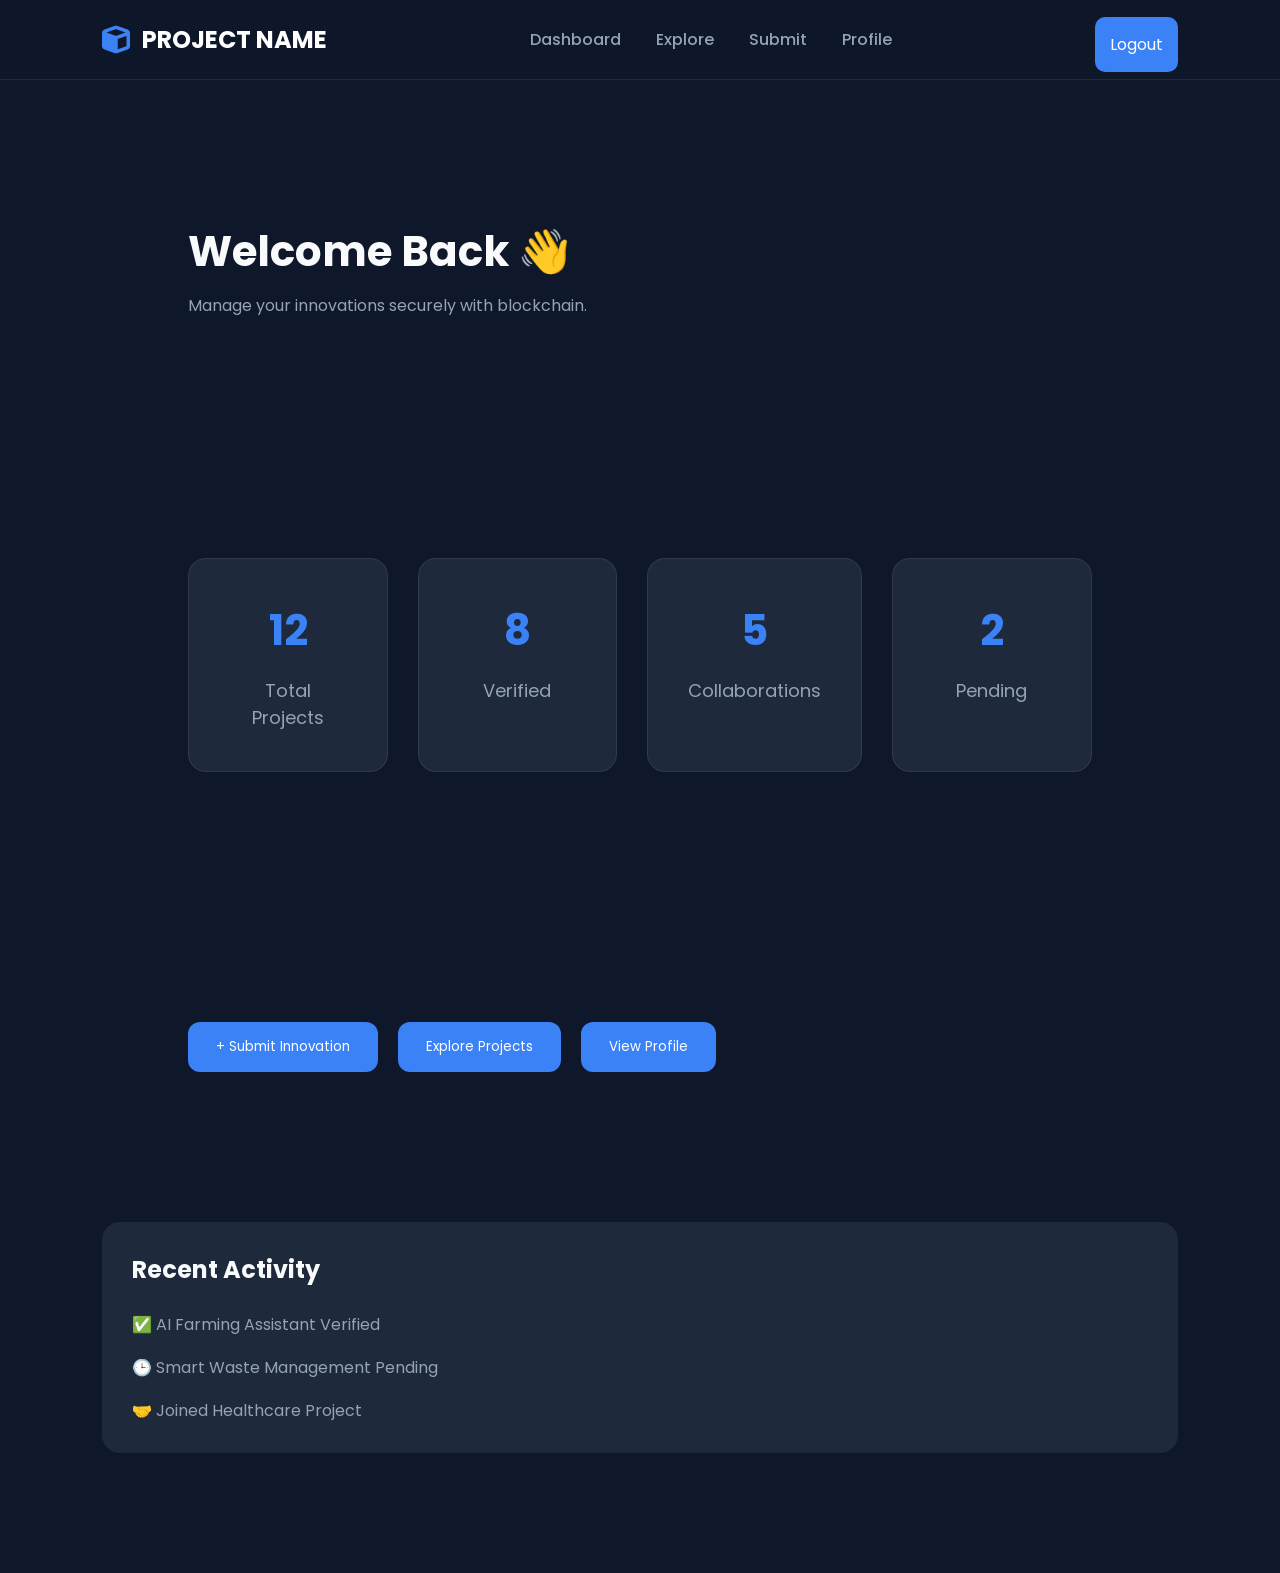
<file: dashboard.html>
<!DOCTYPE html>
<html lang="en">

<head>

    <meta charset="UTF-8">
    <meta name="viewport" content="width=device-width, initial-scale=1.0">

    <title>Dashboard</title>

    <link rel="preconnect" href="https://fonts.googleapis.com">
    <link rel="preconnect" href="https://fonts.gstatic.com" crossorigin>

    <link href="https://fonts.googleapis.com/css2?family=Poppins:wght@300;400;500;600;700&display=swap" rel="stylesheet">

    <link rel="stylesheet" href="https://cdnjs.cloudflare.com/ajax/libs/font-awesome/6.7.2/css/all.min.css">

<link rel="stylesheet" href="style.css">

</head>

<body>

<header>

<nav class="navbar">

<div class="logo">

<i class="fa-solid fa-cube"></i>

<h2>PROJECT NAME</h2>

</div>

<ul class="nav-links">

<li><a href="index.html">Dashboard</a></li>
<li><a href="explore.html">Explore</a></li>
<li><a href="submit.html">Submit</a></li>
<li><a href="profile.html">Profile</a></li>

</ul>

<div class="nav-buttons">

<button class="login-btn">Logout</button>

</div>

</nav>

</header>

<main class="dashboard">

<section class="welcome">

<h1>Welcome Back 👋</h1>

<p>Manage your innovations securely with blockchain.</p>

</section>

<section class="stats">

<div class="stat-card">
<h2>12</h2>
<p>Total Projects</p>
</div>

<div class="stat-card">
<h2>8</h2>
<p>Verified</p>
</div>

<div class="stat-card">
<h2>5</h2>
<p>Collaborations</p>
</div>

<div class="stat-card">
<h2>2</h2>
<p>Pending</p>
</div>

</section>

<section class="actions">

<button>+ Submit Innovation</button>

<button>Explore Projects</button>

<button>View Profile</button>

</section>

<section class="recent">

<h2>Recent Activity</h2>

<div class="activity">

<p>✅ AI Farming Assistant Verified</p>

<p>🕒 Smart Waste Management Pending</p>

<p>🤝 Joined Healthcare Project</p>

</div>

</section>

</main>

</body>

</html>
</file>
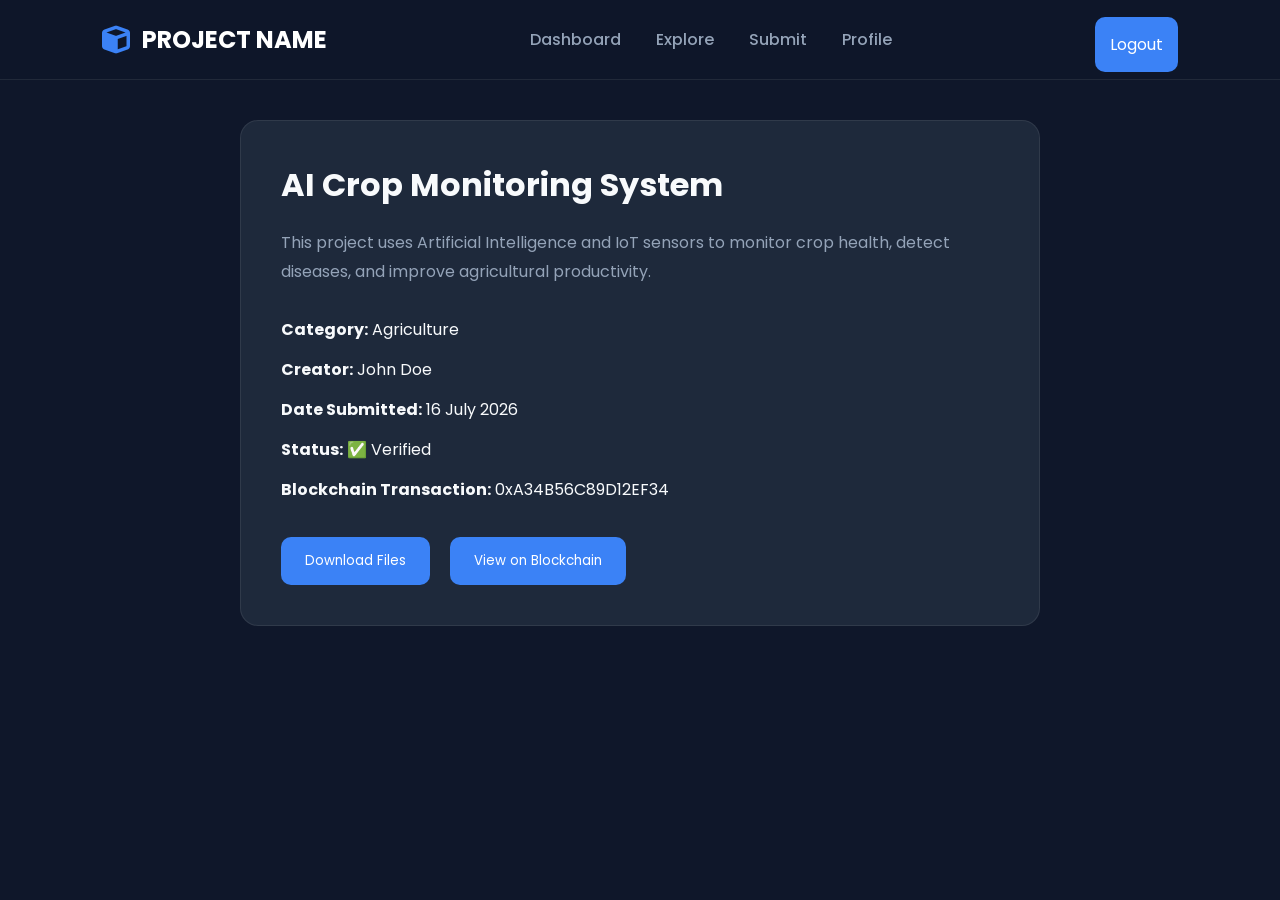
<file: details.html>
<!DOCTYPE html>
<html lang="en">

<head>

<meta charset="UTF-8">
<meta name="viewport" content="width=device-width, initial-scale=1.0">

<title>Innovation Details</title>

<link rel="preconnect" href="https://fonts.googleapis.com">
<link rel="preconnect" href="https://fonts.gstatic.com" crossorigin>

<link href="https://fonts.googleapis.com/css2?family=Poppins:wght@300;400;500;600;700&display=swap" rel="stylesheet">

<link rel="stylesheet" href="https://cdnjs.cloudflare.com/ajax/libs/font-awesome/6.7.2/css/all.min.css">
<link rel="stylesheet" href="style.css">

</head>

<body>

<header>

<nav class="navbar">

<div class="logo">

<i class="fa-solid fa-cube"></i>

<h2>PROJECT NAME</h2>

</div>

<ul class="nav-links">

<li><a href="index.html">Dashboard</a></li>
<li><a href="explore.html">Explore</a></li>
<li><a href="submit.html">Submit</a></li>
<li><a href="profile.html">Profile</a></li>

</ul>

<div class="nav-buttons">

<button class="login-btn">Logout</button>

</div>

</nav>

</header>

<main class="details-page">

<div class="details-card">

<h1>AI Crop Monitoring System</h1>

<p class="description">

This project uses Artificial Intelligence and IoT sensors to monitor crop health,
detect diseases, and improve agricultural productivity.

</p>

<div class="info">

<p><strong>Category:</strong> Agriculture</p>

<p><strong>Creator:</strong> John Doe</p>

<p><strong>Date Submitted:</strong> 16 July 2026</p>

<p><strong>Status:</strong> ✅ Verified</p>

<p><strong>Blockchain Transaction:</strong> 0xA34B56C89D12EF34</p>

</div>

<div class="buttons">

<button>Download Files</button>

<button>View on Blockchain</button>

</div>

</div>

</main>

</body>

</html>
</file>
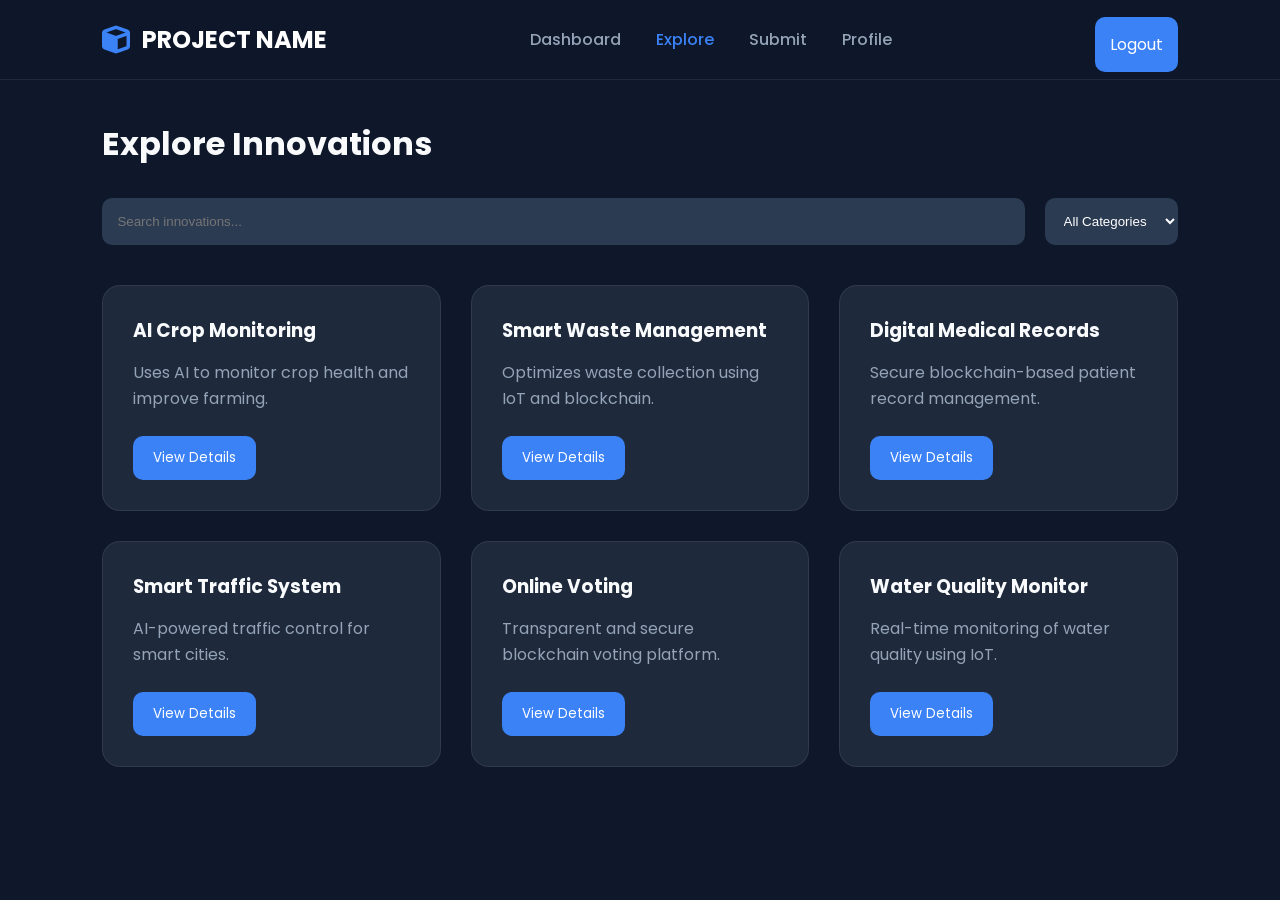
<file: explore.html>
<!DOCTYPE html>
<html lang="en">

<head>

<meta charset="UTF-8">
<meta name="viewport" content="width=device-width, initial-scale=1.0">

<title>Explore Innovations</title>

<link rel="preconnect" href="https://fonts.googleapis.com">
<link rel="preconnect" href="https://fonts.gstatic.com" crossorigin>

<link href="https://fonts.googleapis.com/css2?family=Poppins:wght@300;400;500;600;700&display=swap" rel="stylesheet">

<link rel="stylesheet" href="https://cdnjs.cloudflare.com/ajax/libs/font-awesome/6.7.2/css/all.min.css">

<link rel="stylesheet" href="style.css">
</head>

<body>

<header>

<nav class="navbar">

<div class="logo">

<i class="fa-solid fa-cube"></i>

<h2>PROJECT NAME</h2>

</div>

<ul class="nav-links">

<li><a href="index.html">Dashboard</a></li>
<li><a href="explore.html" class="active">Explore</a></li>
<li><a href="submit.html">Submit</a></li>
<li><a href="profile.html">Profile</a></li>

</ul>

<div class="nav-buttons">

<button class="login-btn">Logout</button>

</div>

</nav>

</header>

<main class="explore-page">

<h1>Explore Innovations</h1>

<div class="search-bar">

<input type="text" placeholder="Search innovations...">

<select>

<option>All Categories</option>
<option>AI</option>
<option>Blockchain</option>
<option>Healthcare</option>
<option>Agriculture</option>

</select>

</div>

<div class="projects">

<div class="project-card">
<h3>AI Crop Monitoring</h3>
<p>Uses AI to monitor crop health and improve farming.</p>
<button>View Details</button>
</div>

<div class="project-card">
<h3>Smart Waste Management</h3>
<p>Optimizes waste collection using IoT and blockchain.</p>
<button>View Details</button>
</div>

<div class="project-card">
<h3>Digital Medical Records</h3>
<p>Secure blockchain-based patient record management.</p>
<button>View Details</button>
</div>

<div class="project-card">
<h3>Smart Traffic System</h3>
<p>AI-powered traffic control for smart cities.</p>
<button>View Details</button>
</div>

<div class="project-card">
<h3>Online Voting</h3>
<p>Transparent and secure blockchain voting platform.</p>
<button>View Details</button>
</div>

<div class="project-card">
<h3>Water Quality Monitor</h3>
<p>Real-time monitoring of water quality using IoT.</p>
<button>View Details</button>
</div>

</div>

</main>

</body>

</html>
</file>
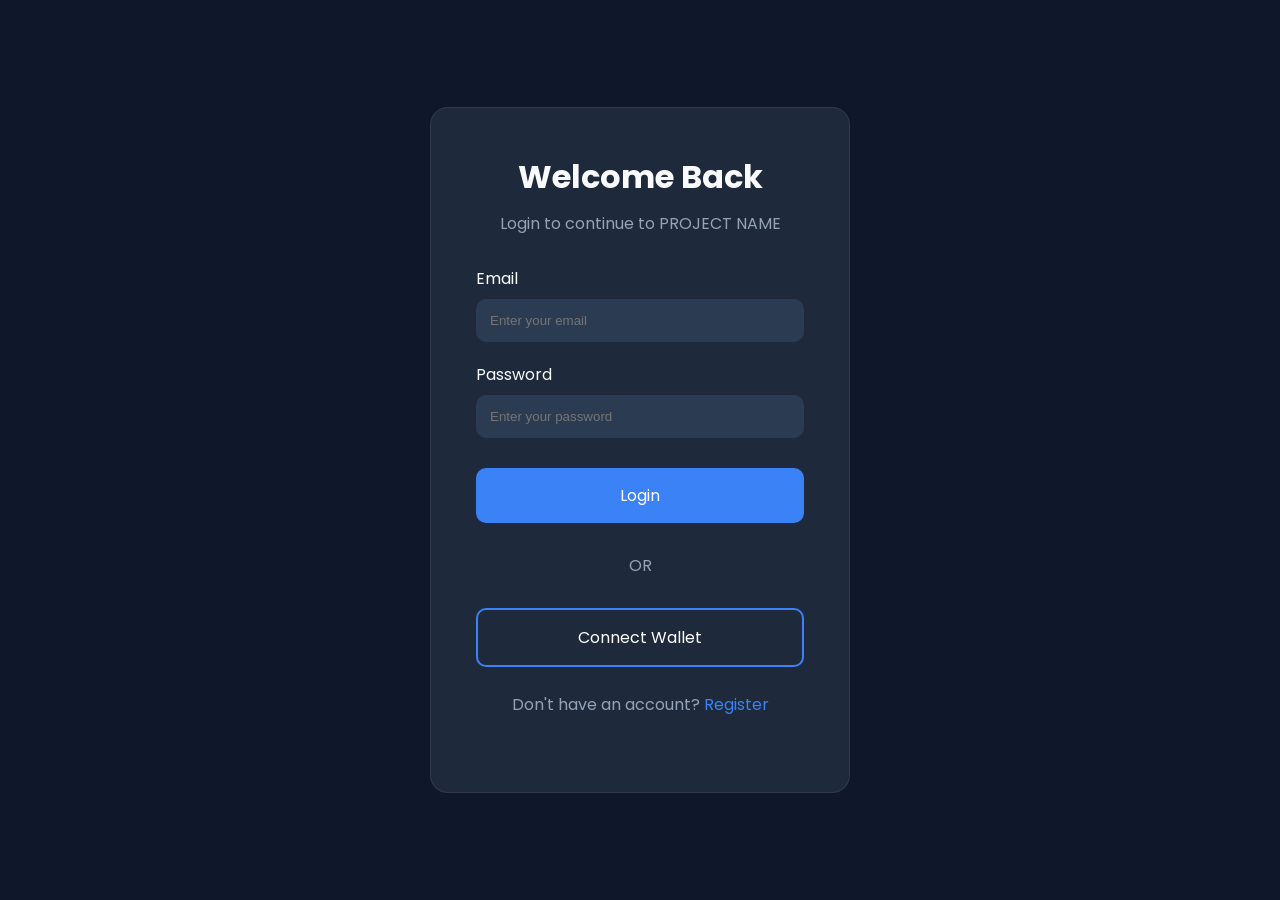
<file: login.html>
<!DOCTYPE html>
<html lang="en">

<head>

    <meta charset="UTF-8">
    <meta name="viewport" content="width=device-width, initial-scale=1.0">

    <title>Login</title>

    <link rel="preconnect" href="https://fonts.googleapis.com">
    <link rel="preconnect" href="https://fonts.gstatic.com" crossorigin>

    <link href="https://fonts.googleapis.com/css2?family=Poppins:wght@300;400;500;600;700&display=swap" rel="stylesheet">
    <link rel="stylesheet" href="style.css">
</head>

<body>

<div class="login-container">

    <div class="login-card">

        <h1>Welcome Back</h1>

        <p>Login to continue to PROJECT NAME</p>

        <form>

            <div class="input-box">

                <label>Email</label>

                <input type="email" placeholder="Enter your email">

            </div>

            <div class="input-box">

                <label>Password</label>

                <input type="password" placeholder="Enter your password">

            </div>

            <button class="login-btn">

                Login

            </button>

        </form>

        <div class="divider">

            <span>OR</span>

        </div>

        <button class="wallet-btn">

            Connect Wallet

        </button>

        <p class="register">

            Don't have an account?

            <a href="register.html">Register</a>

        </p>

    </div>

</div>

</body>

</html>
</file>
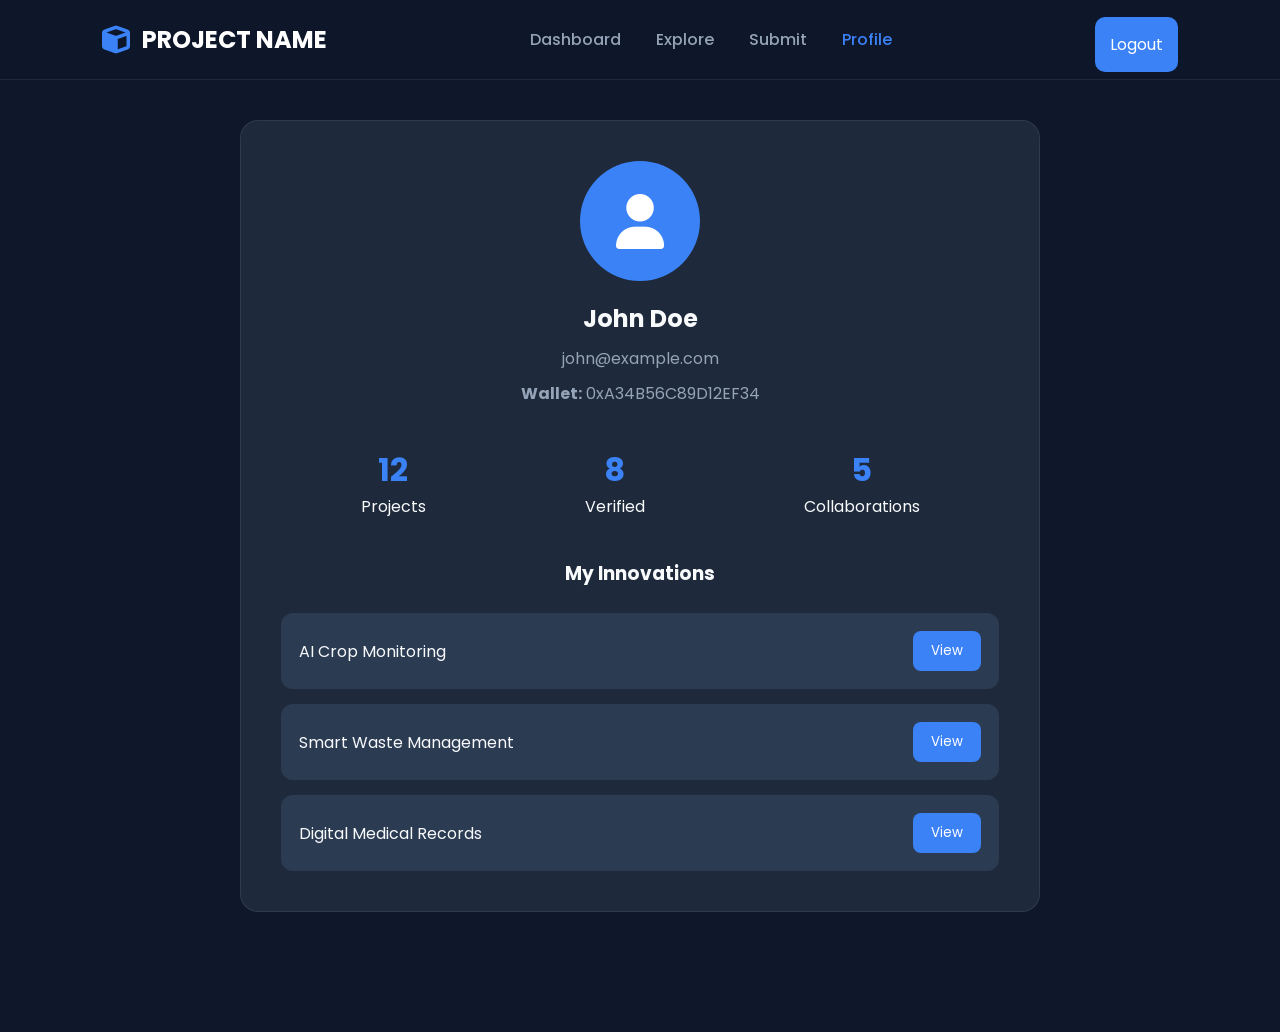
<file: profile.html>
<!DOCTYPE html>
<html lang="en">

<head>

<meta charset="UTF-8">
<meta name="viewport" content="width=device-width, initial-scale=1.0">

<title>Profile</title>

<link rel="preconnect" href="https://fonts.googleapis.com">
<link rel="preconnect" href="https://fonts.gstatic.com" crossorigin>

<link href="https://fonts.googleapis.com/css2?family=Poppins:wght@300;400;500;600;700&display=swap" rel="stylesheet">

<link rel="stylesheet" href="https://cdnjs.cloudflare.com/ajax/libs/font-awesome/6.7.2/css/all.min.css">

<link rel="stylesheet" href="style.css">

</head>

<body>

<header>

<nav class="navbar">

<div class="logo">

<i class="fa-solid fa-cube"></i>

<h2>PROJECT NAME</h2>

</div>

<ul class="nav-links">

<li><a href="home.html">Dashboard</a></li>
<li><a href="explore.html">Explore</a></li>
<li><a href="submit.html">Submit</a></li>
<li><a href="profile.html" class="active">Profile</a></li>

</ul>

<div class="nav-buttons">

<button class="login-btn">Logout</button>

</div>

</nav>

</header>

<main class="profile-page">

<div class="profile-card">

<div class="avatar">

<i class="fa-solid fa-user"></i>

</div>

<h2>John Doe</h2>

<p>john@example.com</p>

<p><strong>Wallet:</strong> 0xA34B56C89D12EF34</p>

<div class="profile-stats">

<div>

<h3>12</h3>

<span>Projects</span>

</div>

<div>

<h3>8</h3>

<span>Verified</span>

</div>

<div>

<h3>5</h3>

<span>Collaborations</span>

</div>

</div>

<h3 class="section-title">My Innovations</h3>

<div class="innovation-list">

<div class="innovation-item">

<span>AI Crop Monitoring</span>

<button>View</button>

</div>

<div class="innovation-item">

<span>Smart Waste Management</span>

<button>View</button>

</div>

<div class="innovation-item">

<span>Digital Medical Records</span>

<button>View</button>

</div>

</div>

</div>

</main>

</body>

</html>
</file>
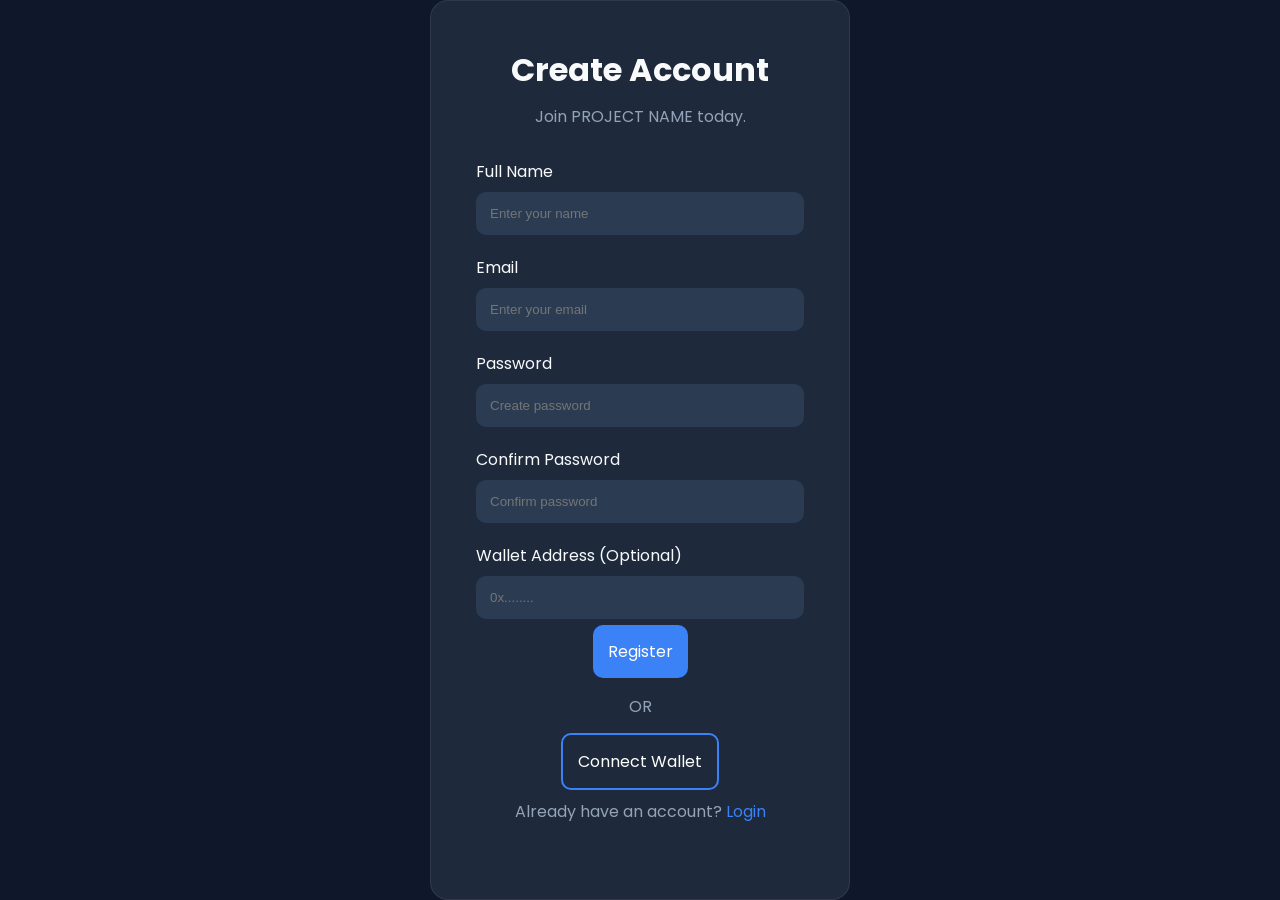
<file: register.html>
<!DOCTYPE html>
<html lang="en">

<head>

<meta charset="UTF-8">
<meta name="viewport" content="width=device-width, initial-scale=1.0">

<title>Register</title>

<link rel="preconnect" href="https://fonts.googleapis.com">
<link rel="preconnect" href="https://fonts.gstatic.com" crossorigin>

<link href="https://fonts.googleapis.com/css2?family=Poppins:wght@300;400;500;600;700&display=swap" rel="stylesheet">

<link rel="stylesheet" href="style.css">

</head>

<body>

<div class="login-container">

<div class="login-card">

<h1>Create Account</h1>

<p>Join PROJECT NAME today.</p>

<form>

<div class="input-box">

<label>Full Name</label>

<input type="text" placeholder="Enter your name">

</div>

<div class="input-box">

<label>Email</label>

<input type="email" placeholder="Enter your email">

</div>

<div class="input-box">

<label>Password</label>

<input type="password" placeholder="Create password">

</div>

<div class="input-box">

<label>Confirm Password</label>

<input type="password" placeholder="Confirm password">

</div>

<div class="input-box">

<label>Wallet Address (Optional)</label>

<input type="text" placeholder="0x........">

</div>

<a href="dashboard.html" class="login-btn">

Register

</a>

</form>

<div class="divider">

<span>OR</span>

</div>

<a href="#" class="wallet-btn">

Connect Wallet

</a>

<p class="register">

Already have an account?

<a href="login.html">Login</a>

</p>

</div>

</div>

</body>

</html>
</file>
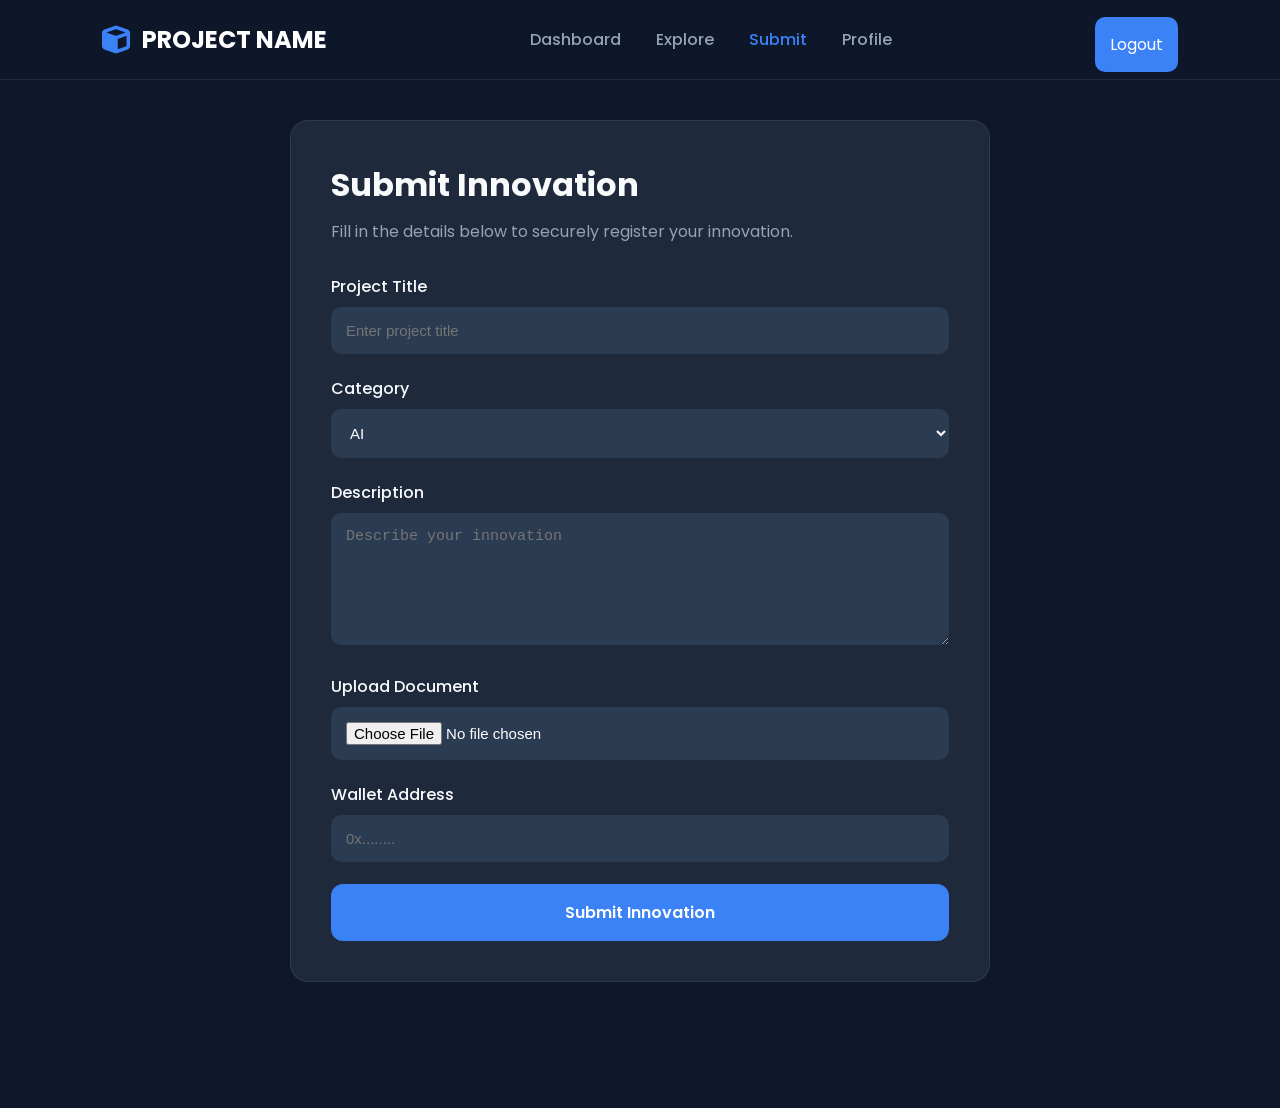
<file: submit.html>
<!DOCTYPE html>
<html lang="en">

<head>

    <meta charset="UTF-8">
    <meta name="viewport" content="width=device-width, initial-scale=1.0">

    <title>Submit Innovation</title>

    <link rel="preconnect" href="https://fonts.googleapis.com">
    <link rel="preconnect" href="https://fonts.gstatic.com" crossorigin>

    <link href="https://fonts.googleapis.com/css2?family=Poppins:wght@300;400;500;600;700&display=swap" rel="stylesheet">

    <link rel="stylesheet" href="https://cdnjs.cloudflare.com/ajax/libs/font-awesome/6.7.2/css/all.min.css">

    <link rel="stylesheet" href="style.css">
</head>

<body>

<header>

<nav class="navbar">

<div class="logo">

<i class="fa-solid fa-cube"></i>

<h2>PROJECT NAME</h2>

</div>

<ul class="nav-links">

<li><a href="index.html">Dashboard</a></li>
<li><a href="explore.html">Explore</a></li>
<li><a href="profile.html" class="active">Submit</a></li>
<li><a href="profile.html">Profile</a></li>

</ul>

<div class="nav-buttons">

<button class="login-btn"><a href="index.html">Logout</a></button>

</div>

</nav>

</header>

<main class="submit-page">

<div class="submit-card">

<h1>Submit Innovation</h1>

<p>Fill in the details below to securely register your innovation.</p>

<form>

<div class="input-group">

<label>Project Title</label>

<input type="text" placeholder="Enter project title">

</div>

<div class="input-group">

<label>Category</label>

<select>

<option>AI</option>
<option>Blockchain</option>
<option>Healthcare</option>
<option>Agriculture</option>
<option>Education</option>

</select>

</div>

<div class="input-group">

<label>Description</label>

<textarea rows="6" placeholder="Describe your innovation"></textarea>

</div>

<div class="input-group">

<label>Upload Document</label>

<input type="file">

</div>

<div class="input-group">

<label>Wallet Address</label>

<input type="text" placeholder="0x........">

</div>

<button class="submit-btn">

Submit Innovation

</button>

</form>

</div>

</main>

</body>

</html>
</file>
<file: style.css>
/* ==================== STYLE.CSS ==================== */

/* ==========================
   GOOGLE FONT
========================== */
@import url('https://fonts.googleapis.com/css2?family=Poppins:wght@300;400;500;600;700&display=swap');

/* ==========================
   RESET
========================== */
*{
    margin:0;
    padding:0;
    box-sizing:border-box;
}

/* ==========================
   ROOT VARIABLES
========================== */
:root{
    /* Colors */
    --primary:#3B82F6;
    --primary-dark:#2563EB;
    --secondary:#8B5CF6;

    --background:#0F172A;
    --surface:#1E293B;
    --card:#273549;

    --white:#FFFFFF;
    --text:#F8FAFC;
    --text-light:#94A3B8;

    --success:#22C55E;
    --warning:#F59E0B;
    --danger:#EF4444;

    /* Border Radius */
    --radius-sm:8px;
    --radius-md:12px;
    --radius-lg:18px;

    /* Shadow */
    --shadow:0 10px 30px rgba(0,0,0,0.25);
}

/* ==========================
   BODY
========================== */
body{
    font-family:'Poppins',sans-serif;
    background:var(--background);
    color:var(--text);
    overflow-x:hidden;
}

/* ==========================
   GLOBAL ELEMENTS
========================== */
a{
    text-decoration:none;
    color:inherit;
}

img{
    max-width:100%;
    display:block;
}

button{
    font-family:inherit;
    cursor:pointer;
    border:none;
}

ul{
    list-style:none;
}

section{
    padding:100px 8%;
}

.container{
    max-width:1400px;
    margin:auto;
}

/* ==================== NAVBAR.CSS ==================== */
.navbar{
    width:100%;
    height:80px;
    position:fixed;
    top:0;
    left:0;
    z-index:1000;
    display:flex;
    justify-content:space-between;
    align-items:center;
    padding:0 8%;
    background:rgba(15,23,42,0.85);
    backdrop-filter:blur(15px);
    border-bottom:1px solid rgba(255,255,255,0.08);
}

.logo{
    display:flex;
    align-items:center;
    gap:12px;
    cursor:pointer;
}

.logo i{
    font-size:28px;
    color:var(--primary);
}

.logo h2{
    font-size:24px;
    font-weight:700;
    color:var(--white);
}

.nav-links{
    display:flex;
    align-items:center;
    gap:35px;
}

.nav-links li{
    list-style:none;
}

.nav-links a{
    text-decoration:none;
    color:var(--text-light);
    font-size:16px;
    font-weight:500;
    transition:0.3s ease;
}

.nav-links a:hover{
    color:var(--primary);
}

.nav-links .active{
    color:var(--primary);
}

.nav-buttons{
    display:flex;
    gap:15px;
}

.login-btn{
    padding:10px 24px;
    border:2px solid var(--primary);
    border-radius:10px;
    background:transparent;
    color:var(--white);
    transition:.3s;
}

.login-btn:hover{
    background:var(--primary);
}

.get-started-btn{
    padding:10px 24px;
    background:var(--primary);
    color:var(--white);
    border:none;
    border-radius:10px;
    transition:.3s;
}

.get-started-btn:hover{
    background:var(--primary-dark);
    transform:translateY(-2px);
}

/* ==================== HERO.CSS ==================== */
.hero{
    min-height:100vh;
    padding:120px 8% 60px;
    display:flex;
    align-items:center;
    justify-content:space-between;
    gap:80px;
    position:relative;
}

.hero-content{
    flex:1;
}

.hero-tag{
    display:inline-block;
    padding:8px 18px;
    background:rgba(59,130,246,.15);
    color:var(--primary);
    border:1px solid rgba(59,130,246,.3);
    border-radius:50px;
    margin-bottom:25px;
    font-size:14px;
    font-weight:600;
}

.hero h1{
    font-size:64px;
    line-height:1.15;
    margin-bottom:25px;
    font-weight:800;
}

.hero h1 span{
    background:linear-gradient(90deg,#3B82F6,#8B5CF6);
    -webkit-background-clip:text;
    -webkit-text-fill-color:transparent;
}

.hero-description{
    max-width:620px;
    font-size:18px;
    line-height:1.8;
    color:var(--text-light);
    margin-bottom:40px;
}

.hero-buttons{
    display:flex;
    gap:20px;
}

.primary-btn,
.secondary-btn{
    padding:15px 32px;
    border-radius:12px;
    font-size:16px;
    font-weight:600;
    transition:.3s;
}

.primary-btn{
    background:var(--primary);
    color:white;
}

.primary-btn:hover{
    background:var(--primary-dark);
    transform:translateY(-4px);
}

.secondary-btn{
    background:transparent;
    color:white;
    border:2px solid var(--primary);
}

.secondary-btn:hover{
    background:var(--primary);
    transform:translateY(-4px);
}

.hero-image{
    flex:1;
    display:flex;
    justify-content:center;
    align-items:center;
    position:relative;
}

.hero-image::before{
    content:"";
    position:absolute;
    width:340px;
    height:340px;
    border-radius:50%;
    background:radial-gradient(circle, rgba(59,130,246,.45), transparent 70%);
    animation:glowPulse 4s ease-in-out infinite;
}

.hero-image i{
    font-size:260px;
    color:var(--primary);
    position:relative;
    animation:float 4s ease-in-out infinite;
}

@keyframes float{
    0%{ transform: translateY(0px); }
    50%{ transform: translateY(-18px); }
    100%{ transform: translateY(0px); }
}

@keyframes glowPulse{
    0%,100%{ transform:scale(1); opacity:.35; }
    50%{ transform:scale(1.15); opacity:.65; }
}

/* ==================== FEATURES.CSS ==================== */
.features{
    padding:100px 8%;
}

.section-title{
    text-align:center;
    margin-bottom:70px;
}

.section-title h2{
    font-size:42px;
    margin-bottom:15px;
}

.section-title p{
    color:var(--text-light);
    max-width:650px;
    margin:auto;
    line-height:1.8;
}

.feature-grid{
    display:grid;
    grid-template-columns:repeat(4,1fr);
    gap:30px;
}

.feature-card{
    background:var(--surface);
    padding:35px;
    border-radius:18px;
    text-align:center;
    transition:.35s;
    border:1px solid rgba(255,255,255,.06);
}

.feature-card:hover{
    transform:translateY(-10px);
    border-color:var(--primary);
    box-shadow:0 15px 40px rgba(0,0,0,.25);
}

.feature-card i{
    font-size:45px;
    color:var(--primary);
    margin-bottom:25px;
}

.feature-card h3{
    margin-bottom:15px;
    font-size:22px;
}

.feature-card p{
    color:var(--text-light);
    line-height:1.7;
}

/* ==================== HOW-IT-WORKS.CSS ==================== */
.how-it-works{
    padding:100px 8%;
}

.steps{
    display:flex;
    justify-content:center;
    align-items:flex-start;
    gap:25px;
    margin-top:70px;
    flex-wrap:wrap;
}

.step{
    width:240px;
    min-height:320px;
    background:var(--surface);
    padding:35px 25px;
    border-radius:18px;
    text-align:center;
    position:relative;
    transition:.3s;
    border:1px solid rgba(255,255,255,.08);
}

.step:hover{
    transform:translateY(-8px);
    border-color:var(--primary);
}

.step-number{
    position:absolute;
    top:-15px;
    left:50%;
    transform:translateX(-50%);
    width:35px;
    height:35px;
    border-radius:50%;
    background:var(--primary);
    display:flex;
    align-items:center;
    justify-content:center;
    font-weight:700;
}

.step i{
    font-size:42px;
    color:var(--primary);
    margin:20px 0;
}

.step h3{
    margin-bottom:15px;
}

.step p{
    color:var(--text-light);
    line-height:1.7;
}

.step-arrow{
    display:flex;
    align-items:center;
    justify-content:center;
    font-size:28px;
    color:var(--primary);
    margin-top:100px;
}

/* ==================== STATS.CSS ==================== */
.stats{
    padding:100px 8%;
    display:grid;
    grid-template-columns:repeat(4,1fr);
    gap:30px;
}

.stat-card{
    background:var(--surface);
    border-radius:18px;
    padding:40px;
    text-align:center;
    border:1px solid rgba(255,255,255,.08);
    transition:.3s;
}

.stat-card:hover{
    transform:translateY(-8px);
    border-color:var(--primary);
}

.stat-card h2{
    font-size:42px;
    color:var(--primary);
    margin-bottom:15px;
}

.stat-card p{
    color:var(--text-light);
    font-size:18px;
}

/* ==================== LOGIN.CSS ==================== */
.login-container{
    min-height:100vh;
    display:flex;
    justify-content:center;
    align-items:center;
    background:var(--background);
}

.login-card{
    width:420px;
    background:var(--surface);
    padding:45px;
    border-radius:18px;
    border:1px solid rgba(255,255,255,.08);
    text-align:center;
}

.login-card h1{
    margin-bottom:10px;
}

.login-card p{
    color:var(--text-light);
    margin-bottom:30px;
}

.input-box{
    text-align:left;
    margin-bottom:20px;
}

.input-box label{
    display:block;
    margin-bottom:8px;
}

.input-box input{
    width:100%;
    padding:14px;
    border-radius:10px;
    border:none;
    background:#2b3b52;
    color:white;
    outline:none;
}

.login-btn{
    width:100%;
    padding:15px;
    margin-top:10px;
    background:var(--primary);
    color:white;
    border:none;
    border-radius:10px;
    font-size:16px;
}

.divider{
    margin:30px 0;
    color:var(--text-light);
}

.wallet-btn{
    width:100%;
    padding:15px;
    background:transparent;
    border:2px solid var(--primary);
    color:white;
    border-radius:10px;
    font-size:16px;
}

.register{
    margin-top:25px;
}

.register a{
    color:var(--primary);
}

/* ==================== DASHBOARD.CSS ==================== */
.dashboard{
    padding:120px 8%;
}

.welcome{
    margin-bottom:40px;
}

.welcome h1{
    font-size:42px;
    margin-bottom:10px;
}

.welcome p{
    color:var(--text-light);
}

.actions{
    display:flex;
    gap:20px;
    margin:50px 0;
}

.actions button{
    padding:15px 28px;
    background:var(--primary);
    color:white;
    border:none;
    border-radius:12px;
    cursor:pointer;
    transition:.3s;
}

.actions button:hover{
    background:var(--primary-dark);
}

.recent{
    background:var(--surface);
    padding:30px;
    border-radius:18px;
}

.recent h2{
    margin-bottom:25px;
}

.activity{
    display:flex;
    flex-direction:column;
    gap:18px;
}

.activity p{
    color:var(--text-light);
}

/* ==================== SUBMIT.CSS ==================== */
.submit-page{
    padding:120px 8%;
    display:flex;
    justify-content:center;
}

.submit-card{
    width:700px;
    background:var(--surface);
    padding:40px;
    border-radius:18px;
    border:1px solid rgba(255,255,255,.08);
}

.submit-card h1{
    margin-bottom:10px;
}

.submit-card p{
    margin-bottom:30px;
    color:var(--text-light);
}

.input-group{
    margin-bottom:22px;
}

.input-group label{
    display:block;
    margin-bottom:8px;
    font-weight:500;
}

.input-group input,
.input-group textarea,
.input-group select{
    width:100%;
    padding:15px;
    border:none;
    outline:none;
    border-radius:10px;
    background:#2b3b52;
    color:white;
    font-size:15px;
}

textarea{
    resize:vertical;
}

.submit-btn{
    width:100%;
    padding:16px;
    background:var(--primary);
    color:white;
    border:none;
    border-radius:12px;
    font-size:16px;
    font-weight:600;
    cursor:pointer;
    transition:.3s;
}

.submit-btn:hover{
    background:var(--primary-dark);
}

/* ==================== EXPLORE.CSS ==================== */
.explore-page{
    padding:120px 8%;
}

.explore-page h1{
    margin-bottom:30px;
}

.search-bar{
    display:flex;
    gap:20px;
    margin-bottom:40px;
}

.search-bar input,
.search-bar select{
    padding:15px;
    border:none;
    border-radius:10px;
    background:#2b3b52;
    color:white;
}

.search-bar input{
    flex:1;
}

.projects{
    display:grid;
    grid-template-columns:repeat(3,1fr);
    gap:30px;
}

.project-card{
    background:var(--surface);
    padding:30px;
    border-radius:18px;
    border:1px solid rgba(255,255,255,.08);
    transition:.3s;
}

.project-card:hover{
    transform:translateY(-8px);
    border-color:var(--primary);
}

.project-card h3{
    margin-bottom:15px;
}

.project-card p{
    color:var(--text-light);
    margin-bottom:25px;
    line-height:1.6;
}

.project-card button{
    padding:12px 20px;
    background:var(--primary);
    color:white;
    border:none;
    border-radius:10px;
    cursor:pointer;
}

/* ==================== DETAILS.CSS ==================== */
.details-page{
    padding:120px 8%;
    display:flex;
    justify-content:center;
}

.details-card{
    width:800px;
    background:var(--surface);
    padding:40px;
    border-radius:18px;
    border:1px solid rgba(255,255,255,.08);
}

.details-card h1{
    margin-bottom:20px;
}

.description{
    line-height:1.8;
    color:var(--text-light);
    margin-bottom:30px;
}

.info{
    display:flex;
    flex-direction:column;
    gap:15px;
    margin-bottom:35px;
}

.buttons{
    display:flex;
    gap:20px;
}

.buttons button{
    padding:14px 24px;
    background:var(--primary);
    color:white;
    border:none;
    border-radius:10px;
    cursor:pointer;
}

/* ==================== PROFILE.CSS ==================== */
.profile-page{
    padding:120px 8%;
    display:flex;
    justify-content:center;
}

.profile-card{
    width:800px;
    background:var(--surface);
    padding:40px;
    border-radius:18px;
    border:1px solid rgba(255,255,255,.08);
    text-align:center;
}

.avatar{
    width:120px;
    height:120px;
    border-radius:50%;
    background:var(--primary);
    margin:auto;
    display:flex;
    justify-content:center;
    align-items:center;
    font-size:55px;
    color:white;
    margin-bottom:20px;
}

.profile-card p{
    color:var(--text-light);
    margin:10px 0;
}

.profile-stats{
    display:flex;
    justify-content:space-around;
    margin:40px 0;
}

.profile-stats h3{
    font-size:32px;
    color:var(--primary);
}

.section-title{
    margin-bottom:25px;
}

.innovation-list{
    display:flex;
    flex-direction:column;
    gap:15px;
}

.innovation-item{
    display:flex;
    justify-content:space-between;
    align-items:center;
    padding:18px;
    background:#2b3b52;
    border-radius:12px;
}

.innovation-item button{
    padding:10px 18px;
    background:var(--primary);
    border:none;
    border-radius:8px;
    color:white;
    cursor:pointer;
}

/* ============================================================
   PREMIUM PAGE ENTRY ACCELERATED ANIMATIONS 
   ============================================================ */
/* ============================================================
   🔥 BLANK SCREEN CRITICAL FIX (PURE CSS FORCE REVEAL)
   ============================================================ */

/* Initial block bypass - body ko invisible state me lock hone se bachayega */
body {
    opacity: 1 !important; /* Forcefully page ko visible karega */
    transform: none !important; /* Scale lock remove */
}

@keyframes modernEntrySlide {
    0% {
        opacity: 0;
        transform: translateY(15px);
    }
    100% {
        opacity: 1;
        transform: translateY(0);
    }
}

/* Page content elements ko smoothly up-slide karega */
.welcome, .hero-content, .login-card, .submit-card, .details-card, .profile-card, .explore-page h1 {
    opacity: 0;
    animation: modernEntrySlide 0.6s cubic-bezier(0.16, 1, 0.3, 1) forwards;
}

.stats, .feature-grid, .steps, .projects, .recent {
    opacity: 0;
    animation: modernEntrySlide 0.6s cubic-bezier(0.16, 1, 0.3, 1) forwards;
    animation-delay: 0.1s;
}

/* ============================================================
   CHESS.COM / PLAY STORE STYLE AUTOMATIC SPLASH BYPASS
   ============================================================ */
#app-splash-screen {
    position: fixed;
    top: 0;
    left: 0;
    width: 100vw;
    height: 100vh;
    background: #0F172A;
    z-index: 99999;
    display: flex;
    flex-direction: column;
    justify-content: center;
    align-items: center;
    
    /* 🔥 PURE CSS ROUTINE: 1.5s loader ghumega, fir automatic vanish! */
    animation: autoVanishSplash 0.5s cubic-bezier(0.86, 0, 0.07, 1) forwards;
    animation-delay: 1.5s; 
}

.splash-branding {
    display: flex;
    flex-direction: column;
    align-items: center;
    gap: 20px;
    animation: appLaunchScale 1.4s cubic-bezier(0.34, 1.56, 0.64, 1) forwards;
}

.splash-branding i {
    font-size: 90px;
    color: #3B82F6;
    filter: drop-shadow(0 0 30px rgba(59, 130, 246, 0.6));
}

.splash-branding h1 {
    font-size: 32px;
    font-weight: 800;
    color: #FFFFFF;
    letter-spacing: 2px;
}

.splash-loader-ring {
    margin-top: 40px;
    width: 45px;
    height: 45px;
    border: 4px solid rgba(255, 255, 255, 0.05);
    border-top: 4px solid #3B82F6;
    border-radius: 50%;
    animation: loaderSpinner 0.8s linear infinite;
}

/* ============================================================
   APP INTERACTION CONTROL TARGET MODIFIER KEYFRAMES
   ============================================================ */
@keyframes autoVanishSplash {
    0% {
        opacity: 1;
        visibility: visible;
    }
    99% {
        opacity: 0;
        visibility: visible;
    }
    100% {
        opacity: 0;
        visibility: hidden;
        display: none;
        pointer-events: none;
    }
}

@keyframes appLaunchScale {
    0% { transform: scale(0.3); opacity: 0; }
    50% { transform: scale(1.1); opacity: 1; }
    100% { transform: scale(1); }
}

@keyframes loaderSpinner {
    0% { transform: rotate(0deg); }
    100% { transform: rotate(360deg); }
}

.app-ready main, .app-ready header {
    animation: appWorkspaceSlideIn 0.8s cubic-bezier(0.16, 1, 0.3, 1) forwards;
}

@keyframes appWorkspaceSlideIn {
    0% {
        opacity: 0;
        transform: scale(0.97) translateY(15px);
    }
    100% {
        opacity: 1;
        transform: scale(1) translateY(0);
    }
}
/* ============================================================
   ABOUT, ROADMAP & TEAM INTEGRATION STYLES
   ============================================================ */

/* Mission Card Design */
.about-content-box {
    background: var(--surface);
    padding: 40px;
    border-radius: 18px;
    border: 1px solid rgba(255, 255, 255, 0.08);
    max-width: 900px;
    margin: 0 auto;
    text-align: center;
    line-height: 1.8;
    color: var(--text-light);
    font-size: 18px;
}

/* Roadmap Timeline Design (Chess.com / Startup Vibe) */
.roadmap-timeline {
    max-width: 800px;
    margin: 40px auto 0;
    position: relative;
    padding-left: 30px;
    border-left: 2px solid rgba(59, 130, 246, 0.3);
}

.timeline-item {
    position: relative;
    margin-bottom: 40px;
}

.timeline-item:last-child {
    margin-bottom: 0;
}

.timeline-dot {
    position: absolute;
    left: -41px;
    top: 5px;
    width: 20px;
    height: 20px;
    border-radius: 50%;
    background: var(--primary);
    box-shadow: 0 0 15px var(--primary);
}

.timeline-item h3 {
    font-size: 22px;
    color: var(--white);
    margin-bottom: 8px;
}

.timeline-item p {
    color: var(--text-light);
    line-height: 1.6;
}

/* Creators/Owners Card Section */
.team-section {
    padding: 60px 0;
}

.team-grid {
    display: flex;
    justify-content: center;
    gap: 40px;
    margin-top: 50px;
    flex-wrap: wrap;
}

.team-card {
    background: var(--surface);
    padding: 40px 30px;
    border-radius: 18px;
    border: 1px solid rgba(255, 255, 255, 0.08);
    width: 280px;
    transition: 0.3s ease;
    text-align: center;
}

.team-card:hover {
    transform: translateY(-8px);
    border-color: var(--primary);
    box-shadow: var(--shadow);
}
/* ============================================================
   CREATOR PHOTO MASK & SHAPING ENGINE
   ============================================================ */
.team-photo-wrapper {
    width: 110px;
    height: 110px;
    border-radius: 50%;
    margin: 0 auto 20px;
    overflow: hidden; /* Photo circle se bahar nahi niklegi */
    border: 3px solid var(--primary);
    box-shadow: 0 0 20px rgba(59, 130, 246, 0.4);
    background: var(--card);
    display: flex;
    justify-content: center;
    align-items: center;
}

.team-img-fluid {
    width: 100%;
    height: 100%;
    object-fit: cover; /* Photo stretch ya chapti nahi hogi, perfectly fit hogi */
    display: block;
}


.team-card h3 {
    font-size: 20px;
    margin-bottom: 8px;
    color: var(--white);
}

.team-card p {
    color: var(--primary);
    font-size: 14px;
    font-weight: 500;
    margin-bottom: 15px;
}

.team-socials {
    display: flex;
    justify-content: center;
    gap: 15px;
}

.team-socials a {
    color: var(--text-light);
    font-size: 18px;
    transition: 0.3s;
}

.team-socials a:hover {
    color: var(--white);
}
</file>
